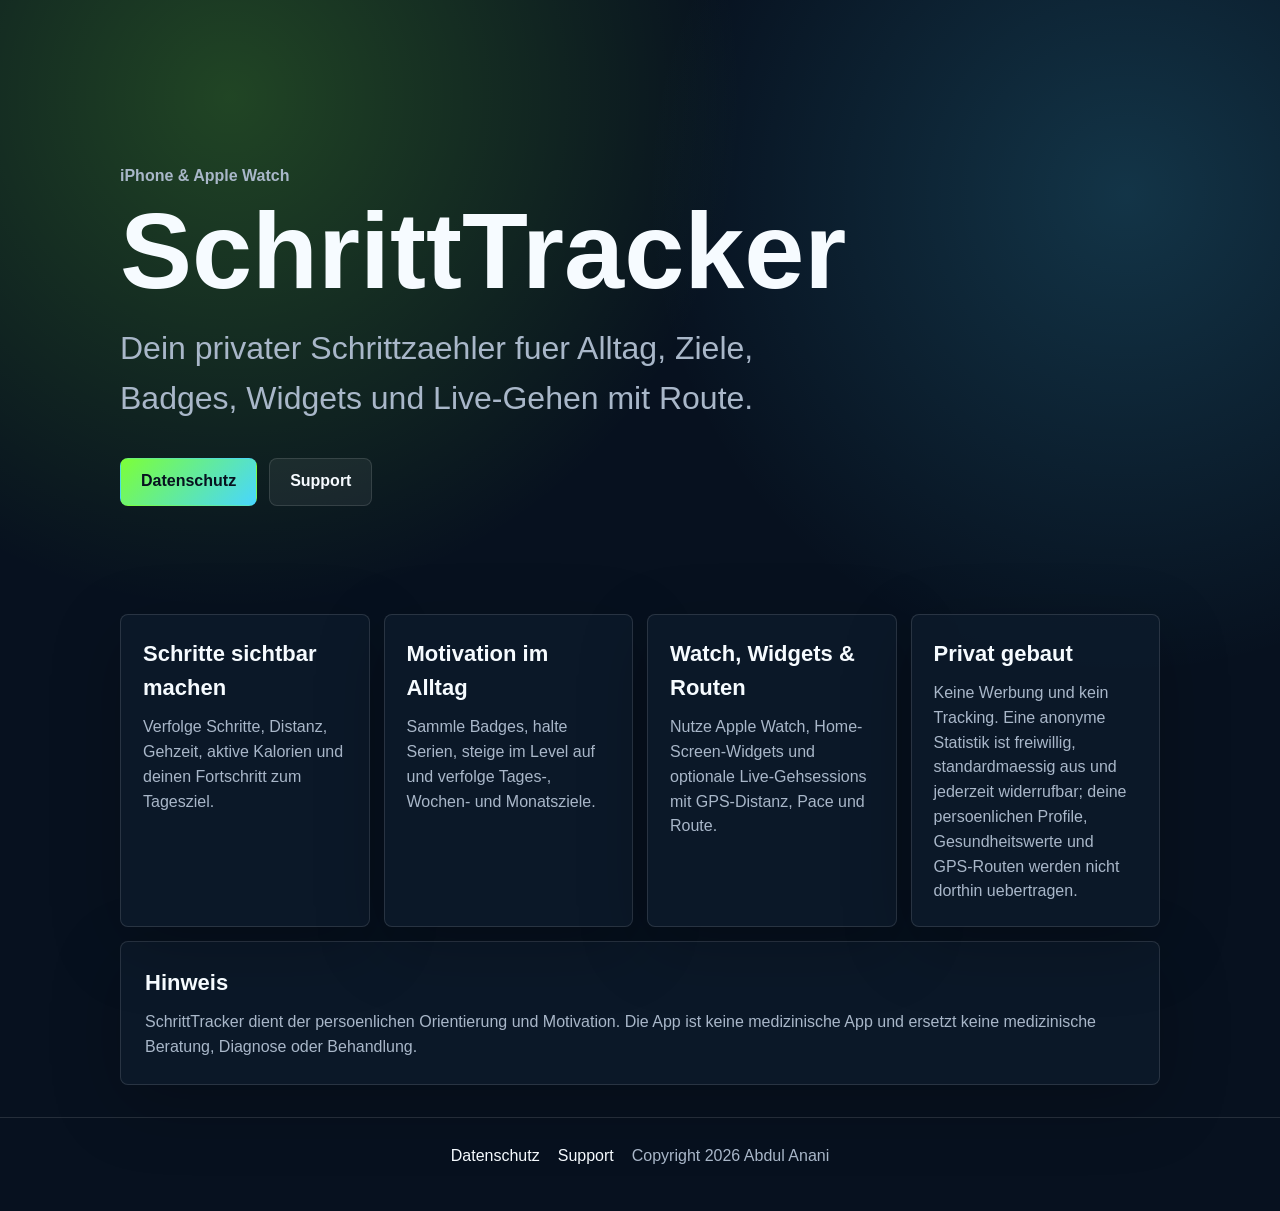
<file: index.html>
<!doctype html>
<html lang="de">
<head>
  <meta charset="utf-8">
  <meta name="viewport" content="width=device-width, initial-scale=1">
  <title>SchrittTracker - Schrittzaehler & Ziele</title>
  <meta name="description" content="SchrittTracker ist ein privater Schrittzaehler fuer iPhone und Apple Watch mit Zielen, Badges, Widgets und optionalen GPS-Routen.">
  <link rel="stylesheet" href="./styles.css">
</head>
<body>
  <main class="shell">
    <section class="hero">
      <p class="eyebrow">iPhone & Apple Watch</p>
      <h1>SchrittTracker</h1>
      <p class="lead">Dein privater Schrittzaehler fuer Alltag, Ziele, Badges, Widgets und Live-Gehen mit Route.</p>
      <div class="actions">
        <a class="button primary" href="./datenschutz/">Datenschutz</a>
        <a class="button" href="./support/">Support</a>
      </div>
    </section>

    <section class="grid">
      <article>
        <h2>Schritte sichtbar machen</h2>
        <p>Verfolge Schritte, Distanz, Gehzeit, aktive Kalorien und deinen Fortschritt zum Tagesziel.</p>
      </article>
      <article>
        <h2>Motivation im Alltag</h2>
        <p>Sammle Badges, halte Serien, steige im Level auf und verfolge Tages-, Wochen- und Monatsziele.</p>
      </article>
      <article>
        <h2>Watch, Widgets & Routen</h2>
        <p>Nutze Apple Watch, Home-Screen-Widgets und optionale Live-Gehsessions mit GPS-Distanz, Pace und Route.</p>
      </article>
      <article>
        <h2>Privat gebaut</h2>
        <p>Keine Werbung und kein Tracking. Eine anonyme Statistik ist freiwillig, standardmaessig aus und jederzeit widerrufbar; deine persoenlichen Profile, Gesundheitswerte und GPS-Routen werden nicht dorthin uebertragen.</p>
      </article>
    </section>

    <section class="notice">
      <h2>Hinweis</h2>
      <p>SchrittTracker dient der persoenlichen Orientierung und Motivation. Die App ist keine medizinische App und ersetzt keine medizinische Beratung, Diagnose oder Behandlung.</p>
    </section>
  </main>

  <footer>
    <a href="./datenschutz/">Datenschutz</a>
    <a href="./support/">Support</a>
    <span>Copyright 2026 Abdul Anani</span>
  </footer>
</body>
</html>
</file>
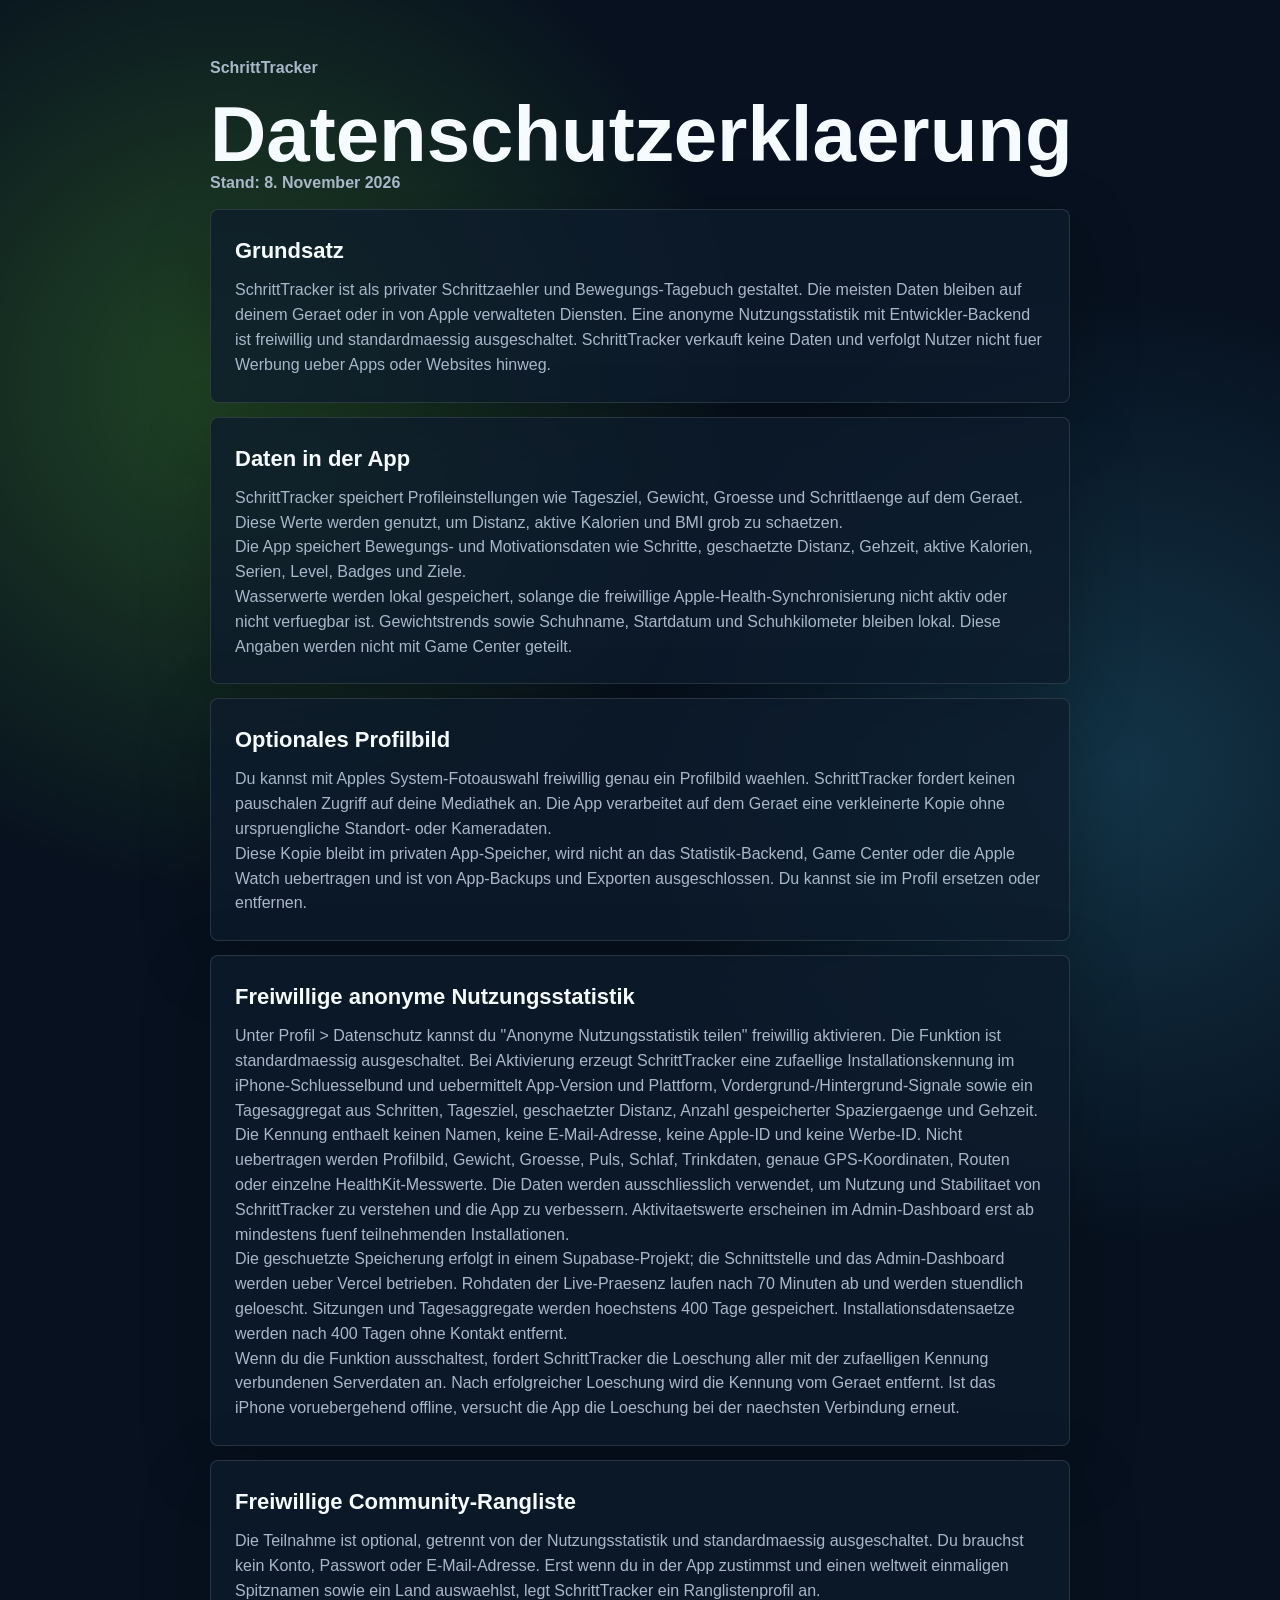
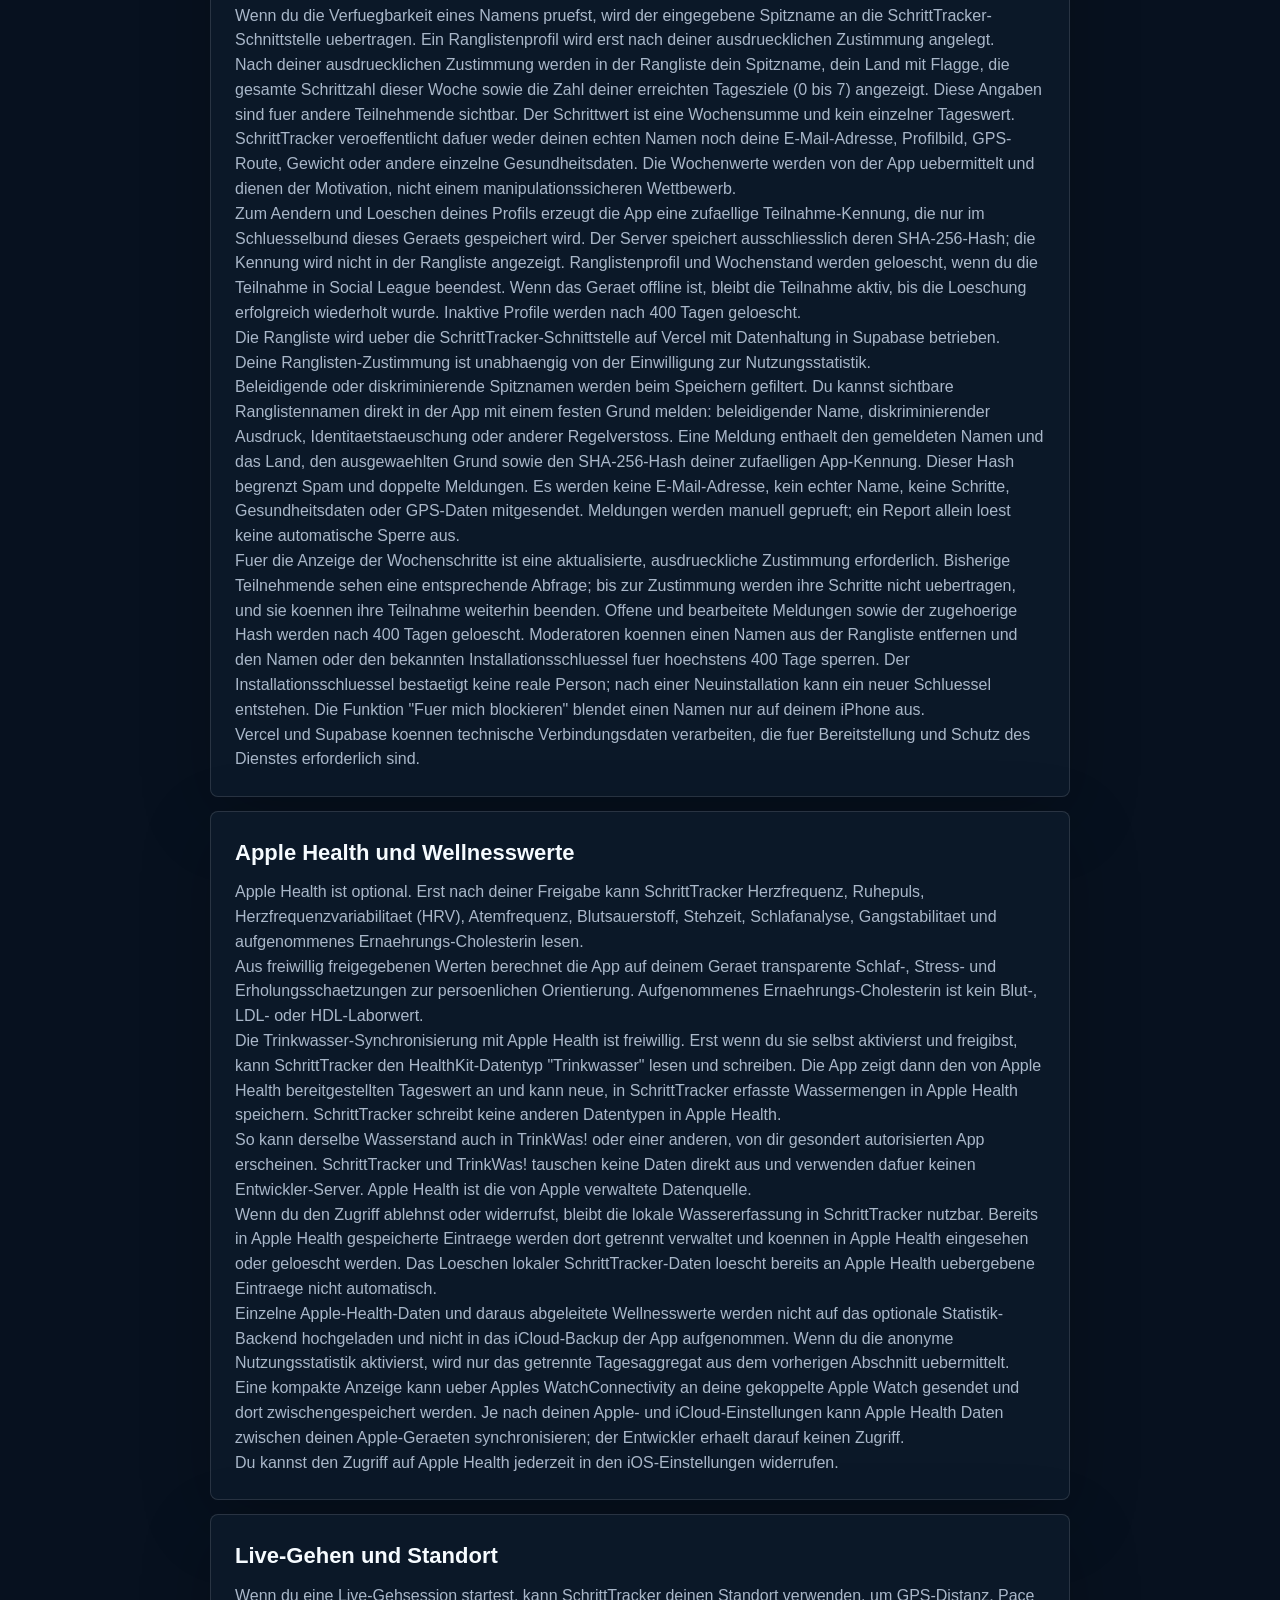
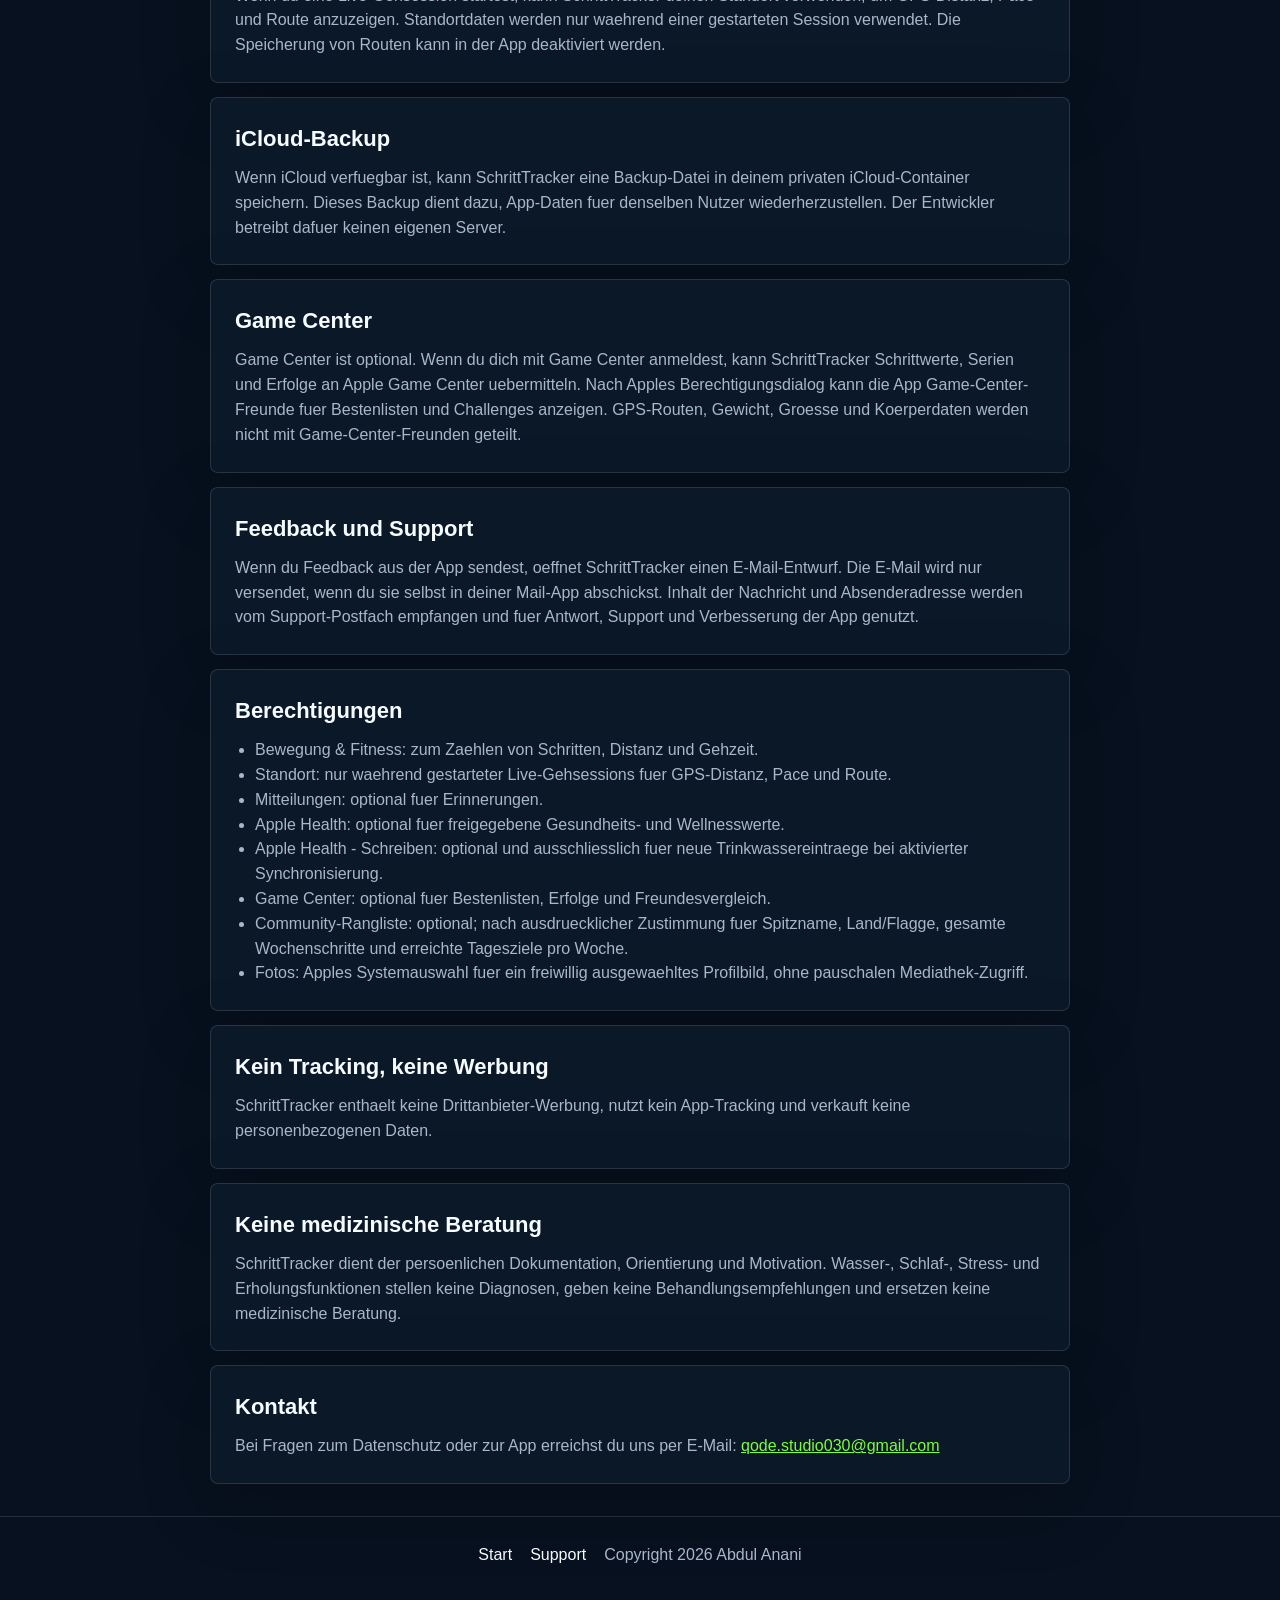
<file: datenschutz/index.html>
<!doctype html>
<html lang="de">
<head>
  <meta charset="utf-8">
  <meta name="viewport" content="width=device-width, initial-scale=1">
  <title>Datenschutz - SchrittTracker</title>
  <meta name="description" content="Datenschutzerklaerung fuer SchrittTracker.">
  <link rel="stylesheet" href="../styles.css">
</head>
<body>
  <main class="shell legal">
    <a class="back" href="../">SchrittTracker</a>
    <h1>Datenschutzerklaerung</h1>
    <p class="meta">Stand: 8. November 2026</p>

    <section>
      <h2>Grundsatz</h2>
      <p>SchrittTracker ist als privater Schrittzaehler und Bewegungs-Tagebuch gestaltet. Die meisten Daten bleiben auf deinem Geraet oder in von Apple verwalteten Diensten. Eine anonyme Nutzungsstatistik mit Entwickler-Backend ist freiwillig und standardmaessig ausgeschaltet. SchrittTracker verkauft keine Daten und verfolgt Nutzer nicht fuer Werbung ueber Apps oder Websites hinweg.</p>
    </section>

    <section>
      <h2>Daten in der App</h2>
      <p>SchrittTracker speichert Profileinstellungen wie Tagesziel, Gewicht, Groesse und Schrittlaenge auf dem Geraet. Diese Werte werden genutzt, um Distanz, aktive Kalorien und BMI grob zu schaetzen.</p>
      <p>Die App speichert Bewegungs- und Motivationsdaten wie Schritte, geschaetzte Distanz, Gehzeit, aktive Kalorien, Serien, Level, Badges und Ziele.</p>
      <p>Wasserwerte werden lokal gespeichert, solange die freiwillige Apple-Health-Synchronisierung nicht aktiv oder nicht verfuegbar ist. Gewichtstrends sowie Schuhname, Startdatum und Schuhkilometer bleiben lokal. Diese Angaben werden nicht mit Game Center geteilt.</p>
    </section>

    <section>
      <h2>Optionales Profilbild</h2>
      <p>Du kannst mit Apples System-Fotoauswahl freiwillig genau ein Profilbild waehlen. SchrittTracker fordert keinen pauschalen Zugriff auf deine Mediathek an. Die App verarbeitet auf dem Geraet eine verkleinerte Kopie ohne urspruengliche Standort- oder Kameradaten.</p>
      <p>Diese Kopie bleibt im privaten App-Speicher, wird nicht an das Statistik-Backend, Game Center oder die Apple Watch uebertragen und ist von App-Backups und Exporten ausgeschlossen. Du kannst sie im Profil ersetzen oder entfernen.</p>
    </section>

    <section>
      <h2>Freiwillige anonyme Nutzungsstatistik</h2>
      <p>Unter Profil &gt; Datenschutz kannst du "Anonyme Nutzungsstatistik teilen" freiwillig aktivieren. Die Funktion ist standardmaessig ausgeschaltet. Bei Aktivierung erzeugt SchrittTracker eine zufaellige Installationskennung im iPhone-Schluesselbund und uebermittelt App-Version und Plattform, Vordergrund-/Hintergrund-Signale sowie ein Tagesaggregat aus Schritten, Tagesziel, geschaetzter Distanz, Anzahl gespeicherter Spaziergaenge und Gehzeit.</p>
      <p>Die Kennung enthaelt keinen Namen, keine E-Mail-Adresse, keine Apple-ID und keine Werbe-ID. Nicht uebertragen werden Profilbild, Gewicht, Groesse, Puls, Schlaf, Trinkdaten, genaue GPS-Koordinaten, Routen oder einzelne HealthKit-Messwerte. Die Daten werden ausschliesslich verwendet, um Nutzung und Stabilitaet von SchrittTracker zu verstehen und die App zu verbessern. Aktivitaetswerte erscheinen im Admin-Dashboard erst ab mindestens fuenf teilnehmenden Installationen.</p>
      <p>Die geschuetzte Speicherung erfolgt in einem Supabase-Projekt; die Schnittstelle und das Admin-Dashboard werden ueber Vercel betrieben. Rohdaten der Live-Praesenz laufen nach 70 Minuten ab und werden stuendlich geloescht. Sitzungen und Tagesaggregate werden hoechstens 400 Tage gespeichert. Installationsdatensaetze werden nach 400 Tagen ohne Kontakt entfernt.</p>
      <p>Wenn du die Funktion ausschaltest, fordert SchrittTracker die Loeschung aller mit der zufaelligen Kennung verbundenen Serverdaten an. Nach erfolgreicher Loeschung wird die Kennung vom Geraet entfernt. Ist das iPhone voruebergehend offline, versucht die App die Loeschung bei der naechsten Verbindung erneut.</p>
    </section>

    <section>
      <h2>Freiwillige Community-Rangliste</h2>
      <p>Die Teilnahme ist optional, getrennt von der Nutzungsstatistik und standardmaessig ausgeschaltet. Du brauchst kein Konto, Passwort oder E-Mail-Adresse. Erst wenn du in der App zustimmst und einen weltweit einmaligen Spitznamen sowie ein Land auswaehlst, legt SchrittTracker ein Ranglistenprofil an.</p>
      <p>Wenn du die Verfuegbarkeit eines Namens pruefst, wird der eingegebene Spitzname an die SchrittTracker-Schnittstelle uebertragen. Ein Ranglistenprofil wird erst nach deiner ausdruecklichen Zustimmung angelegt.</p>
      <p>Nach deiner ausdruecklichen Zustimmung werden in der Rangliste dein Spitzname, dein Land mit Flagge, die gesamte Schrittzahl dieser Woche sowie die Zahl deiner erreichten Tagesziele (0 bis 7) angezeigt. Diese Angaben sind fuer andere Teilnehmende sichtbar. Der Schrittwert ist eine Wochensumme und kein einzelner Tageswert. SchrittTracker veroeffentlicht dafuer weder deinen echten Namen noch deine E-Mail-Adresse, Profilbild, GPS-Route, Gewicht oder andere einzelne Gesundheitsdaten. Die Wochenwerte werden von der App uebermittelt und dienen der Motivation, nicht einem manipulationssicheren Wettbewerb.</p>
      <p>Zum Aendern und Loeschen deines Profils erzeugt die App eine zufaellige Teilnahme-Kennung, die nur im Schluesselbund dieses Geraets gespeichert wird. Der Server speichert ausschliesslich deren SHA-256-Hash; die Kennung wird nicht in der Rangliste angezeigt. Ranglistenprofil und Wochenstand werden geloescht, wenn du die Teilnahme in Social League beendest. Wenn das Geraet offline ist, bleibt die Teilnahme aktiv, bis die Loeschung erfolgreich wiederholt wurde. Inaktive Profile werden nach 400 Tagen geloescht.</p>
      <p>Die Rangliste wird ueber die SchrittTracker-Schnittstelle auf Vercel mit Datenhaltung in Supabase betrieben. Deine Ranglisten-Zustimmung ist unabhaengig von der Einwilligung zur Nutzungsstatistik.</p>
      <p>Beleidigende oder diskriminierende Spitznamen werden beim Speichern gefiltert. Du kannst sichtbare Ranglistennamen direkt in der App mit einem festen Grund melden: beleidigender Name, diskriminierender Ausdruck, Identitaetstaeuschung oder anderer Regelverstoss. Eine Meldung enthaelt den gemeldeten Namen und das Land, den ausgewaehlten Grund sowie den SHA-256-Hash deiner zufaelligen App-Kennung. Dieser Hash begrenzt Spam und doppelte Meldungen. Es werden keine E-Mail-Adresse, kein echter Name, keine Schritte, Gesundheitsdaten oder GPS-Daten mitgesendet. Meldungen werden manuell geprueft; ein Report allein loest keine automatische Sperre aus.</p>
      <p>Fuer die Anzeige der Wochenschritte ist eine aktualisierte, ausdrueckliche Zustimmung erforderlich. Bisherige Teilnehmende sehen eine entsprechende Abfrage; bis zur Zustimmung werden ihre Schritte nicht uebertragen, und sie koennen ihre Teilnahme weiterhin beenden. Offene und bearbeitete Meldungen sowie der zugehoerige Hash werden nach 400 Tagen geloescht. Moderatoren koennen einen Namen aus der Rangliste entfernen und den Namen oder den bekannten Installationsschluessel fuer hoechstens 400 Tage sperren. Der Installationsschluessel bestaetigt keine reale Person; nach einer Neuinstallation kann ein neuer Schluessel entstehen. Die Funktion "Fuer mich blockieren" blendet einen Namen nur auf deinem iPhone aus.</p>
      <p>Vercel und Supabase koennen technische Verbindungsdaten verarbeiten, die fuer Bereitstellung und Schutz des Dienstes erforderlich sind.</p>
    </section>

    <section>
      <h2>Apple Health und Wellnesswerte</h2>
      <p>Apple Health ist optional. Erst nach deiner Freigabe kann SchrittTracker Herzfrequenz, Ruhepuls, Herzfrequenzvariabilitaet (HRV), Atemfrequenz, Blutsauerstoff, Stehzeit, Schlafanalyse, Gangstabilitaet und aufgenommenes Ernaehrungs-Cholesterin lesen.</p>
      <p>Aus freiwillig freigegebenen Werten berechnet die App auf deinem Geraet transparente Schlaf-, Stress- und Erholungsschaetzungen zur persoenlichen Orientierung. Aufgenommenes Ernaehrungs-Cholesterin ist kein Blut-, LDL- oder HDL-Laborwert.</p>
      <p>Die Trinkwasser-Synchronisierung mit Apple Health ist freiwillig. Erst wenn du sie selbst aktivierst und freigibst, kann SchrittTracker den HealthKit-Datentyp "Trinkwasser" lesen und schreiben. Die App zeigt dann den von Apple Health bereitgestellten Tageswert an und kann neue, in SchrittTracker erfasste Wassermengen in Apple Health speichern. SchrittTracker schreibt keine anderen Datentypen in Apple Health.</p>
      <p>So kann derselbe Wasserstand auch in TrinkWas! oder einer anderen, von dir gesondert autorisierten App erscheinen. SchrittTracker und TrinkWas! tauschen keine Daten direkt aus und verwenden dafuer keinen Entwickler-Server. Apple Health ist die von Apple verwaltete Datenquelle.</p>
      <p>Wenn du den Zugriff ablehnst oder widerrufst, bleibt die lokale Wassererfassung in SchrittTracker nutzbar. Bereits in Apple Health gespeicherte Eintraege werden dort getrennt verwaltet und koennen in Apple Health eingesehen oder geloescht werden. Das Loeschen lokaler SchrittTracker-Daten loescht bereits an Apple Health uebergebene Eintraege nicht automatisch.</p>
      <p>Einzelne Apple-Health-Daten und daraus abgeleitete Wellnesswerte werden nicht auf das optionale Statistik-Backend hochgeladen und nicht in das iCloud-Backup der App aufgenommen. Wenn du die anonyme Nutzungsstatistik aktivierst, wird nur das getrennte Tagesaggregat aus dem vorherigen Abschnitt uebermittelt. Eine kompakte Anzeige kann ueber Apples WatchConnectivity an deine gekoppelte Apple Watch gesendet und dort zwischengespeichert werden. Je nach deinen Apple- und iCloud-Einstellungen kann Apple Health Daten zwischen deinen Apple-Geraeten synchronisieren; der Entwickler erhaelt darauf keinen Zugriff.</p>
      <p>Du kannst den Zugriff auf Apple Health jederzeit in den iOS-Einstellungen widerrufen.</p>
    </section>

    <section>
      <h2>Live-Gehen und Standort</h2>
      <p>Wenn du eine Live-Gehsession startest, kann SchrittTracker deinen Standort verwenden, um GPS-Distanz, Pace und Route anzuzeigen. Standortdaten werden nur waehrend einer gestarteten Session verwendet. Die Speicherung von Routen kann in der App deaktiviert werden.</p>
    </section>

    <section>
      <h2>iCloud-Backup</h2>
      <p>Wenn iCloud verfuegbar ist, kann SchrittTracker eine Backup-Datei in deinem privaten iCloud-Container speichern. Dieses Backup dient dazu, App-Daten fuer denselben Nutzer wiederherzustellen. Der Entwickler betreibt dafuer keinen eigenen Server.</p>
    </section>

    <section>
      <h2>Game Center</h2>
      <p>Game Center ist optional. Wenn du dich mit Game Center anmeldest, kann SchrittTracker Schrittwerte, Serien und Erfolge an Apple Game Center uebermitteln. Nach Apples Berechtigungsdialog kann die App Game-Center-Freunde fuer Bestenlisten und Challenges anzeigen. GPS-Routen, Gewicht, Groesse und Koerperdaten werden nicht mit Game-Center-Freunden geteilt.</p>
    </section>

    <section>
      <h2>Feedback und Support</h2>
      <p>Wenn du Feedback aus der App sendest, oeffnet SchrittTracker einen E-Mail-Entwurf. Die E-Mail wird nur versendet, wenn du sie selbst in deiner Mail-App abschickst. Inhalt der Nachricht und Absenderadresse werden vom Support-Postfach empfangen und fuer Antwort, Support und Verbesserung der App genutzt.</p>
    </section>

    <section>
      <h2>Berechtigungen</h2>
      <ul>
        <li>Bewegung &amp; Fitness: zum Zaehlen von Schritten, Distanz und Gehzeit.</li>
        <li>Standort: nur waehrend gestarteter Live-Gehsessions fuer GPS-Distanz, Pace und Route.</li>
        <li>Mitteilungen: optional fuer Erinnerungen.</li>
        <li>Apple Health: optional fuer freigegebene Gesundheits- und Wellnesswerte.</li>
        <li>Apple Health - Schreiben: optional und ausschliesslich fuer neue Trinkwassereintraege bei aktivierter Synchronisierung.</li>
        <li>Game Center: optional fuer Bestenlisten, Erfolge und Freundesvergleich.</li>
        <li>Community-Rangliste: optional; nach ausdruecklicher Zustimmung fuer Spitzname, Land/Flagge, gesamte Wochenschritte und erreichte Tagesziele pro Woche.</li>
        <li>Fotos: Apples Systemauswahl fuer ein freiwillig ausgewaehltes Profilbild, ohne pauschalen Mediathek-Zugriff.</li>
      </ul>
    </section>

    <section>
      <h2>Kein Tracking, keine Werbung</h2>
      <p>SchrittTracker enthaelt keine Drittanbieter-Werbung, nutzt kein App-Tracking und verkauft keine personenbezogenen Daten.</p>
    </section>

    <section>
      <h2>Keine medizinische Beratung</h2>
      <p>SchrittTracker dient der persoenlichen Dokumentation, Orientierung und Motivation. Wasser-, Schlaf-, Stress- und Erholungsfunktionen stellen keine Diagnosen, geben keine Behandlungsempfehlungen und ersetzen keine medizinische Beratung.</p>
    </section>

    <section>
      <h2>Kontakt</h2>
      <p>Bei Fragen zum Datenschutz oder zur App erreichst du uns per E-Mail: <a href="mailto:qode.studio030@gmail.com">qode.studio030@gmail.com</a></p>
    </section>
  </main>

  <footer>
    <a href="../">Start</a>
    <a href="../support/">Support</a>
    <span>Copyright 2026 Abdul Anani</span>
  </footer>
</body>
</html>
</file>
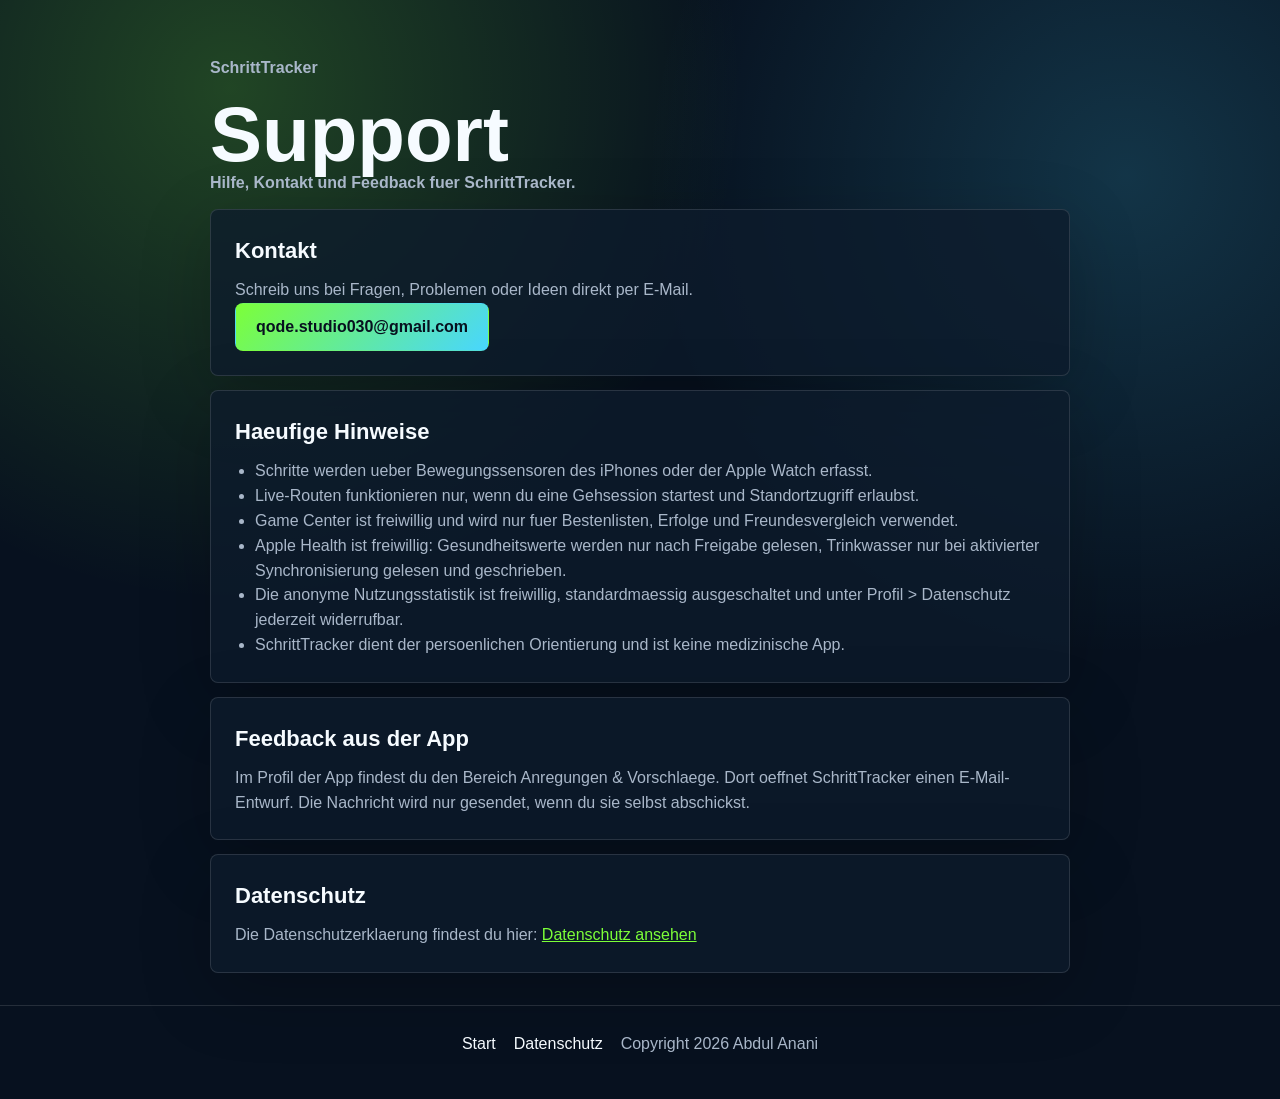
<file: support/index.html>
<!doctype html>
<html lang="de">
<head>
  <meta charset="utf-8">
  <meta name="viewport" content="width=device-width, initial-scale=1">
  <title>Support - SchrittTracker</title>
  <meta name="description" content="Support und Kontakt fuer SchrittTracker.">
  <link rel="stylesheet" href="../styles.css">
</head>
<body>
  <main class="shell legal">
    <a class="back" href="../">SchrittTracker</a>
    <h1>Support</h1>
    <p class="meta">Hilfe, Kontakt und Feedback fuer SchrittTracker.</p>

    <section class="support-card">
      <h2>Kontakt</h2>
      <p>Schreib uns bei Fragen, Problemen oder Ideen direkt per E-Mail.</p>
      <p><a class="button primary" href="mailto:qode.studio030@gmail.com?subject=Support%20zu%20SchrittTracker">qode.studio030@gmail.com</a></p>
    </section>

    <section>
      <h2>Haeufige Hinweise</h2>
      <ul>
        <li>Schritte werden ueber Bewegungssensoren des iPhones oder der Apple Watch erfasst.</li>
        <li>Live-Routen funktionieren nur, wenn du eine Gehsession startest und Standortzugriff erlaubst.</li>
        <li>Game Center ist freiwillig und wird nur fuer Bestenlisten, Erfolge und Freundesvergleich verwendet.</li>
        <li>Apple Health ist freiwillig: Gesundheitswerte werden nur nach Freigabe gelesen, Trinkwasser nur bei aktivierter Synchronisierung gelesen und geschrieben.</li>
        <li>Die anonyme Nutzungsstatistik ist freiwillig, standardmaessig ausgeschaltet und unter Profil &gt; Datenschutz jederzeit widerrufbar.</li>
        <li>SchrittTracker dient der persoenlichen Orientierung und ist keine medizinische App.</li>
      </ul>
    </section>

    <section>
      <h2>Feedback aus der App</h2>
      <p>Im Profil der App findest du den Bereich Anregungen & Vorschlaege. Dort oeffnet SchrittTracker einen E-Mail-Entwurf. Die Nachricht wird nur gesendet, wenn du sie selbst abschickst.</p>
    </section>

    <section>
      <h2>Datenschutz</h2>
      <p>Die Datenschutzerklaerung findest du hier: <a href="../datenschutz/">Datenschutz ansehen</a></p>
    </section>
  </main>

  <footer>
    <a href="../">Start</a>
    <a href="../datenschutz/">Datenschutz</a>
    <span>Copyright 2026 Abdul Anani</span>
  </footer>
</body>
</html>
</file>
<file: styles.css>
:root {
  color-scheme: dark;
  --bg: #07111f;
  --panel: #0e1b2c;
  --panel-2: #13243a;
  --text: #f6fbff;
  --muted: #a9b7c9;
  --line: rgba(255, 255, 255, 0.12);
  --green: #7cff38;
  --cyan: #48d6ff;
}

* {
  box-sizing: border-box;
}

body {
  margin: 0;
  min-height: 100vh;
  background:
    radial-gradient(circle at 18% 8%, rgba(124, 255, 56, 0.22), transparent 32rem),
    radial-gradient(circle at 88% 16%, rgba(72, 214, 255, 0.18), transparent 30rem),
    var(--bg);
  color: var(--text);
  font-family: -apple-system, BlinkMacSystemFont, "SF Pro Display", "Segoe UI", sans-serif;
  line-height: 1.55;
}

a {
  color: var(--green);
}

.shell {
  width: min(1040px, calc(100% - 32px));
  margin: 0 auto;
  padding: 56px 0 32px;
}

.hero {
  min-height: 62vh;
  display: flex;
  flex-direction: column;
  justify-content: center;
}

.eyebrow,
.meta {
  margin: 0 0 12px;
  color: var(--muted);
  font-weight: 700;
}

h1 {
  margin: 0;
  max-width: 850px;
  font-size: clamp(48px, 10vw, 108px);
  line-height: 0.92;
  letter-spacing: 0;
}

.lead {
  margin: 24px 0 0;
  max-width: 720px;
  color: var(--muted);
  font-size: clamp(20px, 3vw, 32px);
}

.actions {
  display: flex;
  flex-wrap: wrap;
  gap: 12px;
  margin-top: 34px;
}

.button {
  display: inline-flex;
  align-items: center;
  justify-content: center;
  min-height: 48px;
  padding: 0 20px;
  border: 1px solid var(--line);
  border-radius: 8px;
  background: rgba(255, 255, 255, 0.06);
  color: var(--text);
  font-weight: 800;
  text-decoration: none;
}

.button.primary {
  border-color: transparent;
  background: linear-gradient(135deg, var(--green), var(--cyan));
  color: #07111f;
}

.grid {
  display: grid;
  grid-template-columns: repeat(4, minmax(0, 1fr));
  gap: 14px;
}

article,
.notice,
.legal section {
  border: 1px solid var(--line);
  border-radius: 8px;
  background: rgba(14, 27, 44, 0.78);
  box-shadow: 0 20px 70px rgba(0, 0, 0, 0.22);
}

article {
  padding: 22px;
}

article h2,
.notice h2,
.legal h2 {
  margin: 0 0 10px;
  font-size: 22px;
}

article p,
.notice p,
.legal p,
.legal li {
  color: var(--muted);
}

article p,
.notice p,
.legal p {
  margin: 0;
}

.notice {
  margin-top: 14px;
  padding: 24px;
}

.legal {
  max-width: 860px;
}

.legal h1 {
  font-size: clamp(44px, 9vw, 78px);
}

.legal section {
  margin-top: 14px;
  padding: 24px;
}

.legal ul {
  margin: 0;
  padding-left: 20px;
}

.back {
  display: inline-block;
  margin-bottom: 18px;
  color: var(--muted);
  font-weight: 800;
  text-decoration: none;
}

.support-card {
  background: linear-gradient(135deg, rgba(124, 255, 56, 0.12), rgba(72, 214, 255, 0.10)), var(--panel);
}

footer {
  display: flex;
  flex-wrap: wrap;
  justify-content: center;
  gap: 18px;
  padding: 26px 16px 42px;
  color: var(--muted);
  border-top: 1px solid var(--line);
}

footer a {
  color: var(--text);
  text-decoration: none;
}

@media (max-width: 800px) {
  .grid {
    grid-template-columns: 1fr;
  }

  .hero {
    min-height: 58vh;
  }
}
</file>
